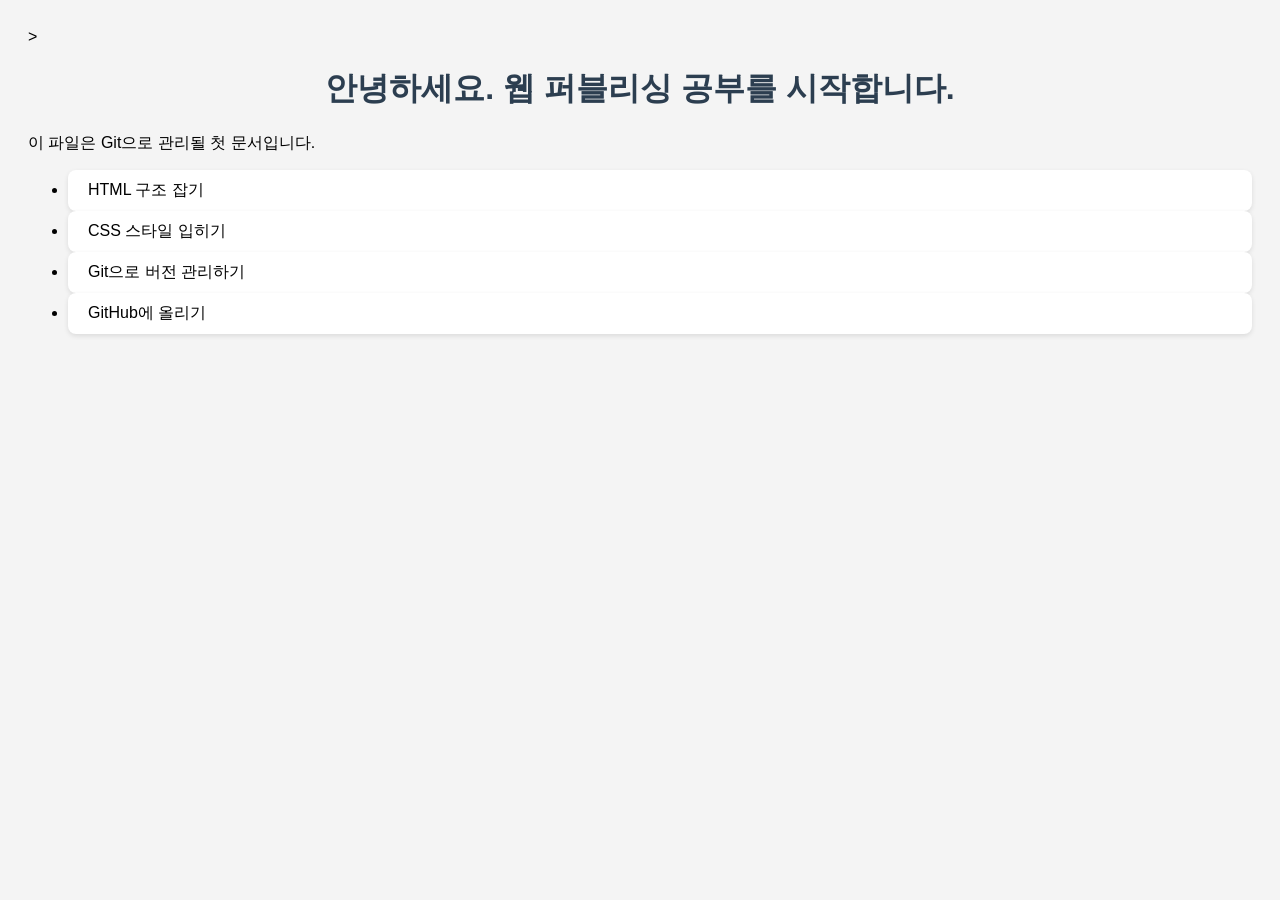
<file: index.html>
<!DOCTYPE html>>
<html lang = "ko">
    <head>
        <meta charset="UTF-8">
        <title>나의 첫 퍼블리싱 페이지</title>
        <link rel="stylesheet" href="style.css">
    </head>

    <body>
        <h1>
            안녕하세요. 웹 퍼블리싱 공부를 시작합니다.
        </h1>
        <p>
            이 파일은 Git으로 관리될 첫 문서입니다.
        </p>
        <ul>
            <li>HTML 구조 잡기</li>
            <li>CSS 스타일 입히기</li>
            <li>Git으로 버전 관리하기</li>
            <li>GitHub에 올리기</li>
        </ul>
    </body>

</html>
</file>
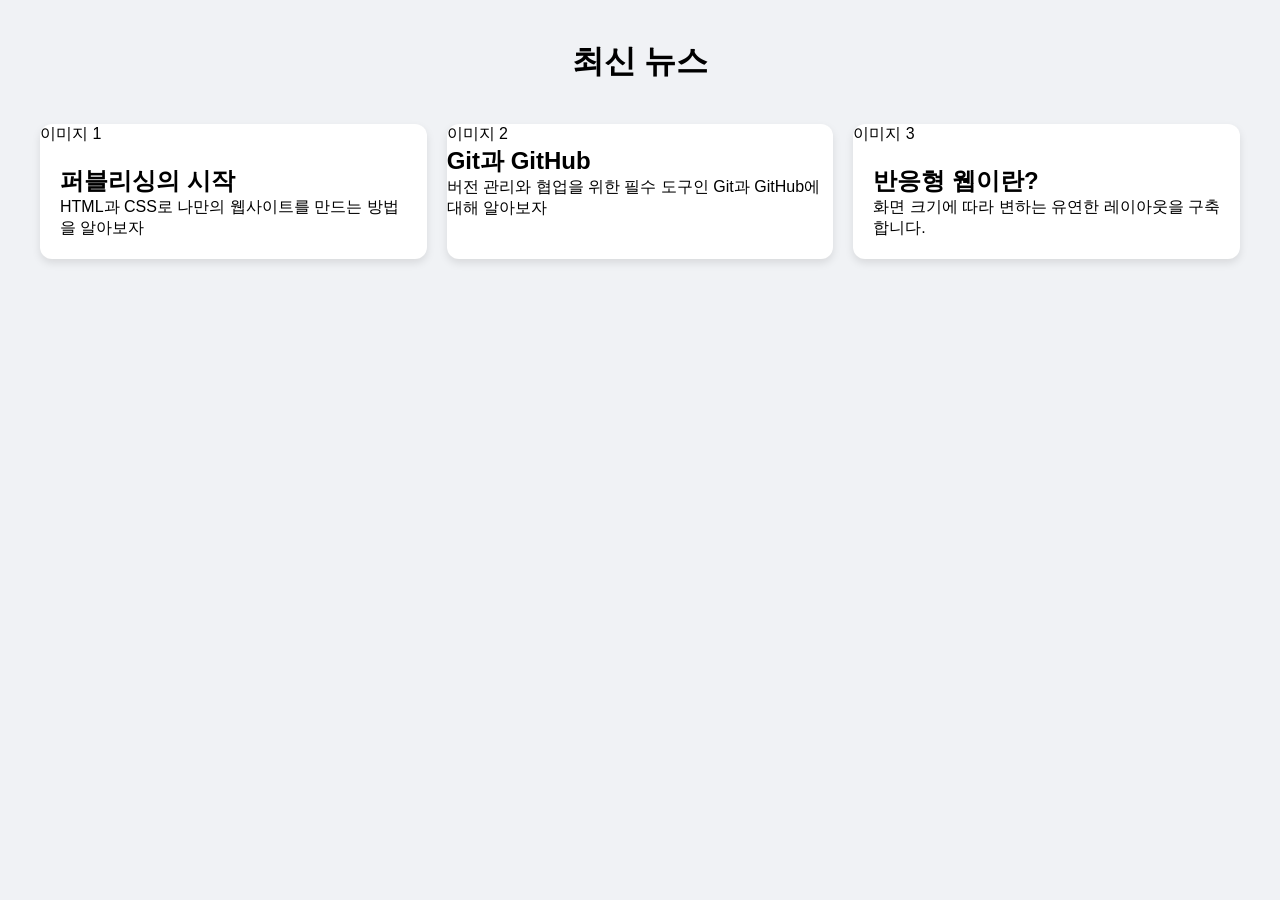
<file: card_news/index.html>
<!DOCTYPE html>
<lang = "ko">
    <head>
        <meta charset="UTF-8">
        <title>카드 뉴스 페이지</title>
        <link rel="stylesheet" href="style.css">
    </head>

    <main class="container">
        <h1 class="title">최신 뉴스</h1>
        <div class="card-wrapper">
            <article class="card">
                <div class="card-image">이미지 1</div>
                <div class="card-content">
                    <h2>퍼블리싱의 시작</h2>
                    <p>HTML과 CSS로 나만의 웹사이트를 만드는 방법을 알아보자</p>
                </div>
            </article>
            <article class="card">
                <div class="card-image">이미지 2</div>
                <div class=""card-content">
                    <h2>Git과 GitHub</h2>
                    <p>버전 관리와 협업을 위한 필수 도구인 Git과 GitHub에 대해 알아보자</p>
                </div>
            </article>
            <article class="card">
                <div class="card-image">이미지 3</div>
                <div class="card-content">
                    <h2>반응형 웹이란?</h2>
                    <p>화면 크기에 따라 변하는 유연한 레이아웃을 구축합니다.</p>
                </div>
            </article>
        </div>
        <script src="script.js"></script>
    </main>
</file>
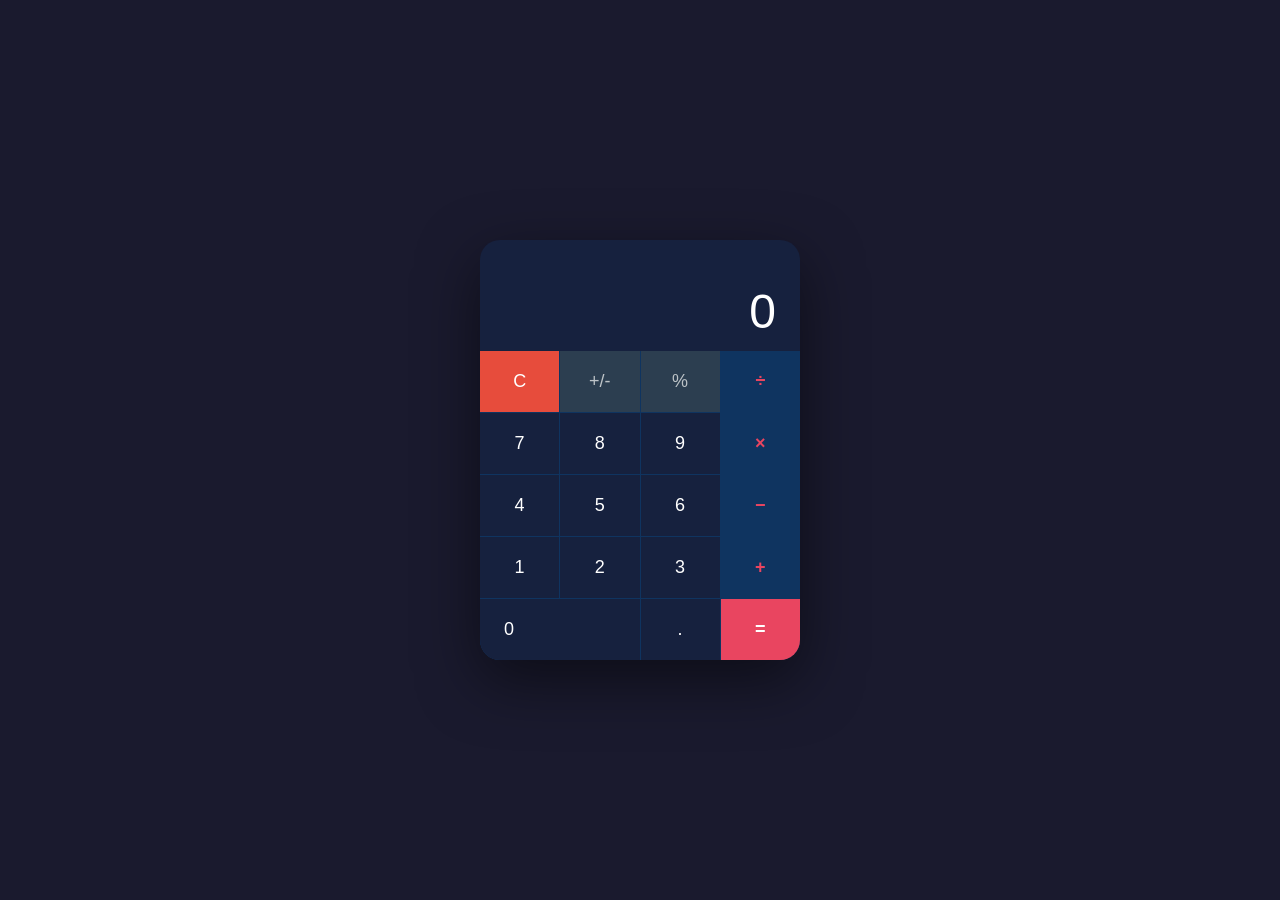
<file: week3-javascript-basics/calculator/index.html>
<!DOCTYPE html>
<html lang="ko">
<head>
    <meta charset="UTF-8">
    <meta name="viewport" content="width=device-width, initial-scale=1.0">
    <title>계산기</title>
    <link rel="stylesheet" href="style.css">
</head>
<body>
    <div class="calculator">
        <div class="display">
            <div class="expression" id="expression"></div>
            <div class="result" id="result">0</div>
        </div>
        <div class="buttons">
            <button class="btn btn-clear"    data-action="clear">C</button>
            <button class="btn btn-special"  data-action="sign">+/-</button>
            <button class="btn btn-special"  data-action="percent">%</button>
            <button class="btn btn-operator" data-action="divide">÷</button>
            <button class="btn" data-value="7">7</button>
            <button class="btn" data-value="8">8</button>
            <button class="btn" data-value="9">9</button>
            <button class="btn btn-operator" data-action="multiply">×</button>
            <button class="btn" data-value="4">4</button>
            <button class="btn" data-value="5">5</button>
            <button class="btn" data-value="6">6</button>
            <button class="btn btn-operator" data-action="subtract">−</button>
            <button class="btn" data-value="1">1</button>
            <button class="btn" data-value="2">2</button>
            <button class="btn" data-value="3">3</button>
            <button class="btn btn-operator" data-action="add">+</button>
            <button class="btn btn-zero"   data-value="0">0</button>
            <button class="btn"            data-action="decimal">.</button>
            <button class="btn btn-equals" data-action="equals">=</button>
        </div>
    </div>
    <script src="script.js"></script>
</body>
</html>
</file>
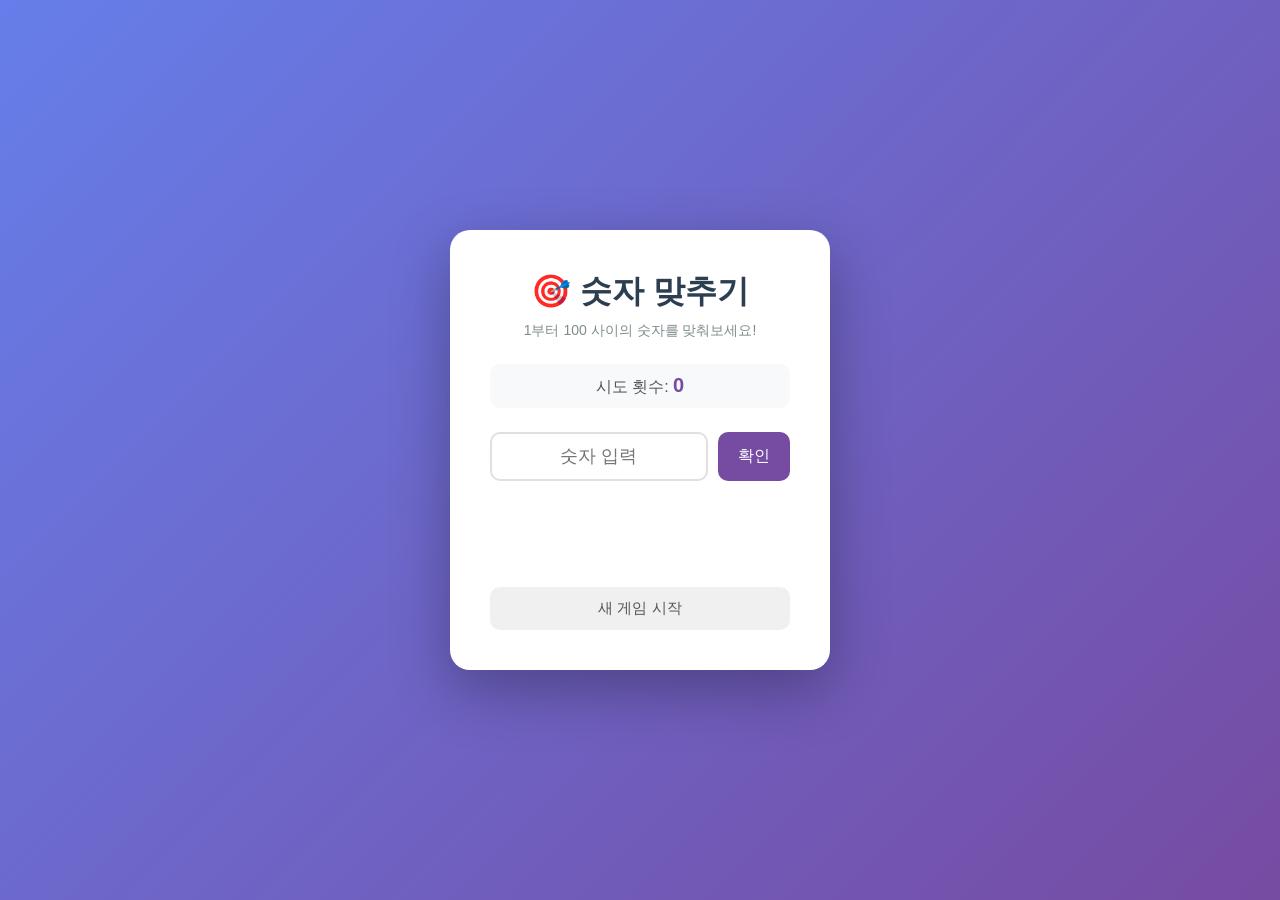
<file: week3-javascript-basics/number-game/index.html>
<!DOCTYPE html>
<html lang="ko">
<head>
    <meta charset="UTF-8">
    <meta name="viewport" content="width=device-width, initial-scale=1.0">
    <title>숫자 맞추기 게임</title>
    <link rel="stylesheet" href="style.css">
</head>
<body>
    <div class="game-container">
        <h1>🎯 숫자 맞추기</h1>
        <p class="subtitle">1부터 100 사이의 숫자를 맞춰보세요!</p>
        <div class="attempts">시도 횟수: <span class="count" id="attemptCount">0</span></div>
        <div class="input-area">
            <input type="number" id="guessInput" min="1" max="100" placeholder="숫자 입력">
            <button id="guessBtn">확인</button>
        </div>
        <div class="message" id="message"></div>
        <div class="history" id="history"></div>
        <button class="reset-btn" id="resetBtn">새 게임 시작</button>
    </div>
    <script src="script.js"></script>
</body>
</html>
</file>
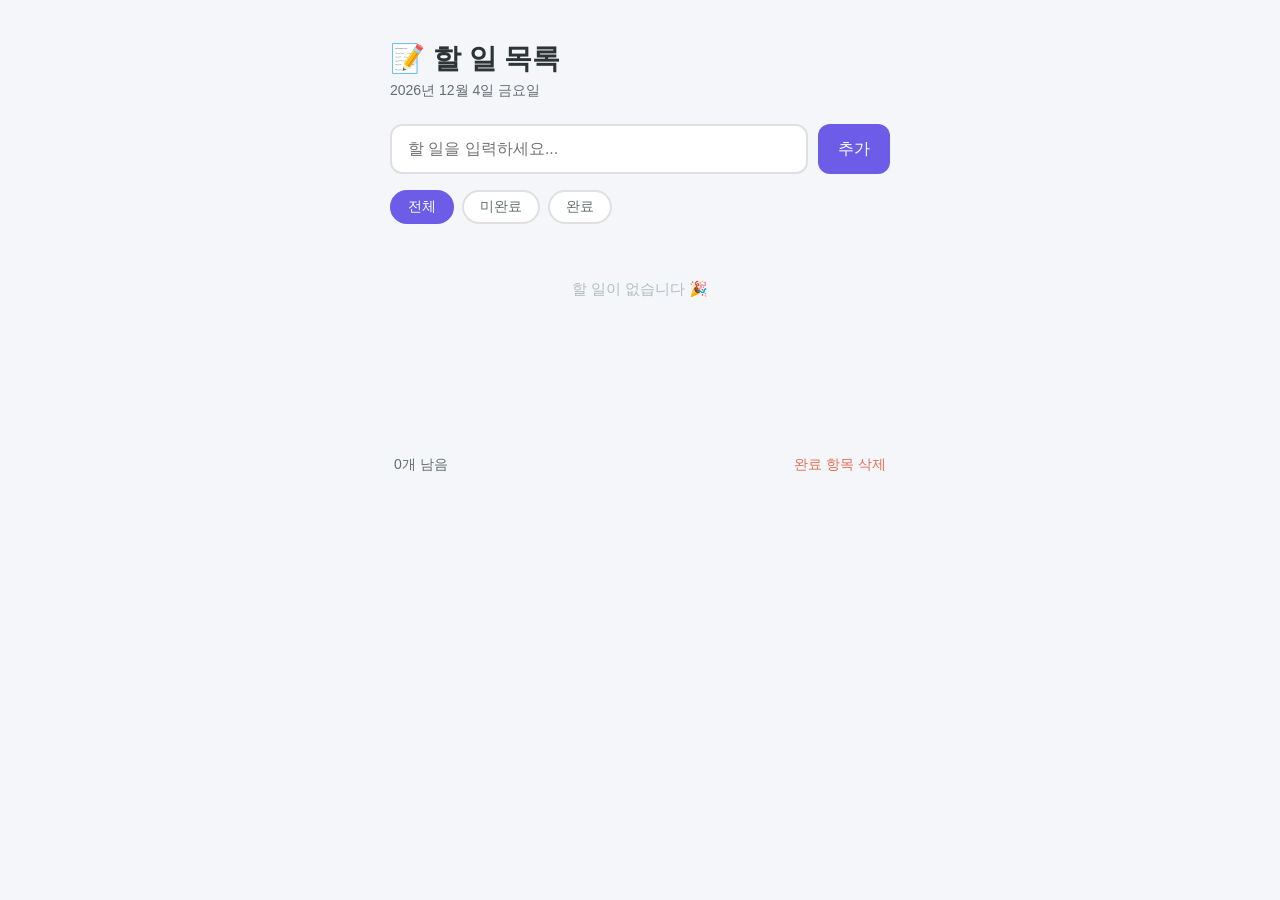
<file: week4-dom-mini-project/todo-list/index.html>
<!DOCTYPE html>
<html lang="ko">
<head>
    <meta charset="UTF-8">
    <meta name="viewport" content="width=device-width, initial-scale=1.0">
    <title>할 일 목록</title>
    <link rel="stylesheet" href="style.css">
</head>
<body>
    <div class="container">
        <header>
            <h1>📝 할 일 목록</h1>
            <p class="date" id="today"></p>
        </header>
        <div class="input-area">
            <input type="text" id="todoInput" placeholder="할 일을 입력하세요..." maxlength="100">
            <button id="addBtn">추가</button>
        </div>
        <div class="filters">
            <button class="filter-btn active" data-filter="all">전체</button>
            <button class="filter-btn" data-filter="active">미완료</button>
            <button class="filter-btn" data-filter="completed">완료</button>
        </div>
        <ul class="todo-list" id="todoList"></ul>
        <div class="footer">
            <span id="remaining">0개 남음</span>
            <button id="clearBtn">완료 항목 삭제</button>
        </div>
    </div>
    <script src="script.js"></script>
</body>
</html>
</file>
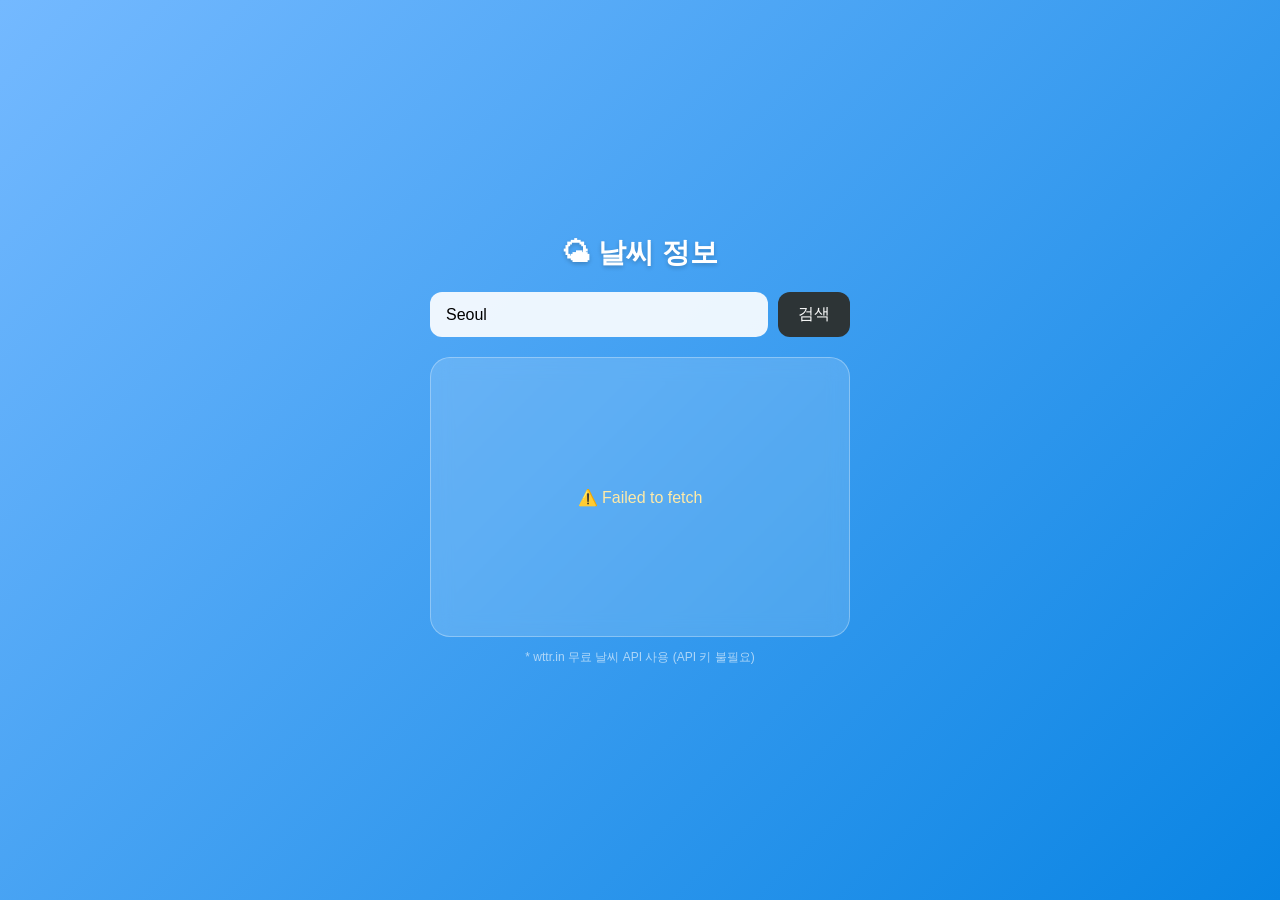
<file: week4-dom-mini-project/weather-app/index.html>
<!DOCTYPE html>
<html lang="ko">
<head>
    <meta charset="UTF-8">
    <meta name="viewport" content="width=device-width, initial-scale=1.0">
    <title>날씨 정보</title>
    <link rel="stylesheet" href="style.css">
</head>
<body>
    <div class="container">
        <h1>🌤 날씨 정보</h1>
        <div class="search-area">
            <input type="text" id="cityInput" placeholder="도시 이름 (영문)" value="Seoul">
            <button id="searchBtn">검색</button>
        </div>
        <div class="card" id="weatherCard">
            <div id="loading">날씨 정보를 불러오는 중...</div>
            <div class="weather-content" id="weatherContent" style="display:none">
                <div class="city-name" id="cityName"></div>
                <div class="weather-icon" id="weatherIcon"></div>
                <div class="temperature" id="temperature"></div>
                <div class="description" id="description"></div>
                <div class="details">
                    <div class="detail-item"><span class="label">체감 온도</span><span class="value" id="feelsLike"></span></div>
                    <div class="detail-item"><span class="label">습도</span><span class="value" id="humidity"></span></div>
                    <div class="detail-item"><span class="label">바람</span><span class="value" id="wind"></span></div>
                    <div class="detail-item"><span class="label">최고 / 최저</span><span class="value" id="minmax"></span></div>
                </div>
            </div>
            <div class="error" id="error" style="display:none"></div>
        </div>
        <p class="note">* wttr.in 무료 날씨 API 사용 (API 키 불필요)</p>
    </div>
    <script src="script.js"></script>
</body>
</html>
</file>
<file: style.css>
body {
    background-color: #f4f4f4;
    font-family: Arial, sans-serif;
    padding: 20px;
}

h1{
    color: #2c3e50;
    text-align: center;
}

u1 {
    display:flex;
    list-style: none;
    padding: 0;
    justify-content: center;
    gap: 20px;
}

li{
    background: #ffffff;
    padding: 10px 20px;
    border-radius: 8px;
    box-shadow: 0 2px 5px rgba(0,0,0,0.1);
}
</file>
<file: card_news/style.css>
*{
    box-sizing: border-box;
    margin: 0;
    padding: 0;
}

body{
    background-color: #f0f2f5;
    font-family: Arial, sans-serif;
    padding: 40px 20px;
}

.title {
    text-align: center;
    margin-bottom: 40px;
}

.card-wrapper{
    display: flex;
    justify-content: center;
    gap : 20px;
    max-width: 1200px;
    margin: 0 auto;
}

.card {
    background-color: #fff;
    flex: 1;
    border-radius: 12px;
    overflow: hidden;
    box-shadow: 0 4px 8px rgba(0,0,0,0.1);

    transform: transform 0.3s ease, box-shadow 0.3s ease;
    cursor: pointer;
}
.card:hover {
    transform: translateY(-10px);
    box-shadow: 0 10px 20px rgba(0,0,0,0.2);
}

.card:hover .card-image{
    background-color: #3498db;
    color: white;
    transition: 0.3s;
}

.card img {
    height: 180px;
    background: #ddd;
    display: flex;
    justify-content: center;
    align-items: center;
    color: #888;
}

.card-content {
    padding: 20px;
}

@media (max-width: 768px) {
    .card-wrapper {
        flex-direction: column;
        align-items: center;
    }
    .card {
        width: 100%;
        max-width: 400px;
    }
}
</file>
<file: week3-javascript-basics/calculator/style.css>
* { margin: 0; padding: 0; box-sizing: border-box; }
body { min-height: 100vh; display: flex; align-items: center; justify-content: center; background: #1a1a2e; font-family: Arial, sans-serif; }
.calculator { width: 320px; background: #16213e; border-radius: 20px; overflow: hidden; box-shadow: 0 20px 60px rgba(0,0,0,0.5); }
.display { padding: 20px 24px 12px; text-align: right; min-height: 100px; display: flex; flex-direction: column; justify-content: flex-end; }
.expression { font-size: 14px; color: #888; min-height: 20px; margin-bottom: 4px; overflow: hidden; text-overflow: ellipsis; white-space: nowrap; }
.result { font-size: 48px; color: #fff; font-weight: 300; overflow: hidden; text-overflow: ellipsis; white-space: nowrap; }
.buttons { display: grid; grid-template-columns: repeat(4, 1fr); gap: 1px; background: #0f3460; }
.btn { padding: 20px; font-size: 18px; border: none; cursor: pointer; background: #16213e; color: #fff; transition: background 0.1s; font-family: inherit; }
.btn:hover { background: #1a2850; } .btn:active { background: #0d1b38; }
.btn-clear { background: #e74c3c; color: #fff; } .btn-clear:hover { background: #c0392b; }
.btn-special { background: #2c3e50; color: #bdc3c7; } .btn-special:hover { background: #34495e; }
.btn-operator { background: #0f3460; color: #e94560; font-weight: bold; }
.btn-operator:hover { background: #1a4a80; } .btn-operator.active { background: #e94560; color: #fff; }
.btn-zero { grid-column: span 2; text-align: left; padding-left: 24px; }
.btn-equals { background: #e94560; color: #fff; font-weight: bold; } .btn-equals:hover { background: #c0392b; }
</file>
<file: week3-javascript-basics/number-game/style.css>
* { margin: 0; padding: 0; box-sizing: border-box; }
body { min-height: 100vh; display: flex; align-items: center; justify-content: center; background: linear-gradient(135deg, #667eea 0%, #764ba2 100%); font-family: Arial, sans-serif; }
.game-container { background: #fff; border-radius: 20px; padding: 40px; width: 380px; text-align: center; box-shadow: 0 20px 60px rgba(0,0,0,0.3); }
h1 { font-size: 32px; margin-bottom: 8px; color: #2c3e50; }
.subtitle { color: #7f8c8d; margin-bottom: 24px; font-size: 14px; }
.attempts { background: #f8f9fa; border-radius: 10px; padding: 10px 20px; margin-bottom: 24px; font-size: 16px; color: #555; }
.count { font-weight: bold; color: #764ba2; font-size: 20px; }
.input-area { display: flex; gap: 10px; margin-bottom: 20px; }
input[type="number"] { flex: 1; padding: 12px 16px; border: 2px solid #e0e0e0; border-radius: 10px; font-size: 18px; text-align: center; outline: none; transition: border-color 0.2s; }
input[type="number"]:focus { border-color: #764ba2; }
input[type="number"]::-webkit-inner-spin-button { -webkit-appearance: none; }
#guessBtn { padding: 12px 20px; background: #764ba2; color: #fff; border: none; border-radius: 10px; font-size: 16px; cursor: pointer; transition: background 0.2s; }
#guessBtn:hover { background: #5a3580; } #guessBtn:disabled { background: #ccc; cursor: not-allowed; }
.message { min-height: 50px; display: flex; align-items: center; justify-content: center; font-size: 18px; font-weight: bold; border-radius: 10px; padding: 10px; margin-bottom: 16px; }
.message.high { background: #ffeaa7; color: #e17055; }
.message.low  { background: #dfe6e9; color: #2d3436; }
.message.correct { background: #55efc4; color: #00b894; }
.history { max-height: 120px; overflow-y: auto; display: flex; flex-wrap: wrap; gap: 6px; justify-content: center; margin-bottom: 20px; }
.history-item { padding: 4px 10px; border-radius: 20px; font-size: 13px; font-weight: bold; }
.history-item.high { background: #ffeaa7; color: #e17055; }
.history-item.low  { background: #dfe6e9; color: #636e72; }
.reset-btn { width: 100%; padding: 12px; background: #f0f0f0; color: #555; border: none; border-radius: 10px; font-size: 15px; cursor: pointer; transition: background 0.2s; }
.reset-btn:hover { background: #e0e0e0; }
</file>
<file: week4-dom-mini-project/todo-list/style.css>
* { margin: 0; padding: 0; box-sizing: border-box; }
body { min-height: 100vh; background: #f5f6fa; font-family: Arial, sans-serif; display: flex; align-items: flex-start; justify-content: center; padding: 40px 16px; }
.container { width: 100%; max-width: 500px; }
header { margin-bottom: 24px; }
h1 { font-size: 28px; color: #2d3436; }
.date { color: #636e72; font-size: 14px; margin-top: 4px; }
.input-area { display: flex; gap: 10px; margin-bottom: 16px; }
#todoInput { flex: 1; padding: 14px 16px; border: 2px solid #e0e0e0; border-radius: 12px; font-size: 16px; outline: none; background: #fff; transition: border-color 0.2s; }
#todoInput:focus { border-color: #6c5ce7; }
#addBtn { padding: 14px 20px; background: #6c5ce7; color: #fff; border: none; border-radius: 12px; font-size: 16px; cursor: pointer; transition: background 0.2s; white-space: nowrap; }
#addBtn:hover { background: #5a4bd1; }
.filters { display: flex; gap: 8px; margin-bottom: 16px; }
.filter-btn { padding: 6px 16px; border: 2px solid #e0e0e0; border-radius: 20px; background: #fff; font-size: 14px; cursor: pointer; color: #636e72; transition: all 0.2s; }
.filter-btn.active { border-color: #6c5ce7; background: #6c5ce7; color: #fff; }
.todo-list { list-style: none; display: flex; flex-direction: column; gap: 8px; min-height: 200px; }
.todo-item { display: flex; align-items: center; gap: 12px; background: #fff; border-radius: 12px; padding: 14px 16px; box-shadow: 0 2px 8px rgba(0,0,0,0.06); animation: slideIn 0.2s ease; }
@keyframes slideIn { from { opacity: 0; transform: translateY(-8px); } to { opacity: 1; transform: translateY(0); } }
.todo-checkbox { width: 22px; height: 22px; border: 2px solid #e0e0e0; border-radius: 50%; cursor: pointer; display: flex; align-items: center; justify-content: center; flex-shrink: 0; transition: all 0.2s; font-size: 13px; }
.todo-item.completed .todo-checkbox { background: #6c5ce7; border-color: #6c5ce7; color: #fff; }
.todo-text { flex: 1; font-size: 16px; color: #2d3436; transition: all 0.2s; }
.todo-item.completed .todo-text { text-decoration: line-through; color: #b2bec3; }
.delete-btn { background: none; border: none; color: #b2bec3; font-size: 18px; cursor: pointer; padding: 4px; border-radius: 4px; transition: color 0.2s; line-height: 1; }
.delete-btn:hover { color: #e17055; }
.empty-state { text-align: center; padding: 40px; color: #b2bec3; font-size: 15px; }
.footer { display: flex; justify-content: space-between; align-items: center; margin-top: 16px; padding: 0 4px; font-size: 14px; color: #636e72; }
#clearBtn { background: none; border: none; color: #e17055; font-size: 14px; cursor: pointer; transition: color 0.2s; }
#clearBtn:hover { color: #c0392b; }
</file>
<file: week4-dom-mini-project/weather-app/style.css>
* { margin: 0; padding: 0; box-sizing: border-box; }
body { min-height: 100vh; background: linear-gradient(135deg, #74b9ff 0%, #0984e3 100%); font-family: Arial, sans-serif; display: flex; align-items: center; justify-content: center; padding: 20px; }
.container { width: 100%; max-width: 420px; text-align: center; }
h1 { color: #fff; font-size: 28px; margin-bottom: 20px; text-shadow: 0 2px 4px rgba(0,0,0,0.2); }
.search-area { display: flex; gap: 10px; margin-bottom: 20px; }
#cityInput { flex: 1; padding: 12px 16px; border: none; border-radius: 12px; font-size: 16px; outline: none; background: rgba(255,255,255,0.9); }
#searchBtn { padding: 12px 20px; background: #2d3436; color: #fff; border: none; border-radius: 12px; font-size: 16px; cursor: pointer; transition: background 0.2s; }
#searchBtn:hover { background: #1a1f23; }
.card { background: rgba(255,255,255,0.15); backdrop-filter: blur(10px); border-radius: 20px; padding: 32px 24px; color: #fff; min-height: 280px; display: flex; align-items: center; justify-content: center; border: 1px solid rgba(255,255,255,0.3); }
#loading { font-size: 16px; opacity: 0.8; }
.weather-content { width: 100%; }
.city-name { font-size: 22px; font-weight: bold; margin-bottom: 8px; }
.weather-icon { font-size: 72px; margin: 8px 0; line-height: 1; }
.temperature { font-size: 56px; font-weight: 300; margin-bottom: 4px; }
.description { font-size: 18px; opacity: 0.9; margin-bottom: 24px; }
.details { display: grid; grid-template-columns: 1fr 1fr; gap: 12px; }
.detail-item { background: rgba(255,255,255,0.15); border-radius: 10px; padding: 10px; }
.label { display: block; font-size: 12px; opacity: 0.75; margin-bottom: 4px; }
.value { display: block; font-size: 16px; font-weight: bold; }
.error { color: #ffeaa7; font-size: 16px; }
.note { color: rgba(255,255,255,0.6); font-size: 12px; margin-top: 12px; }
</file>
